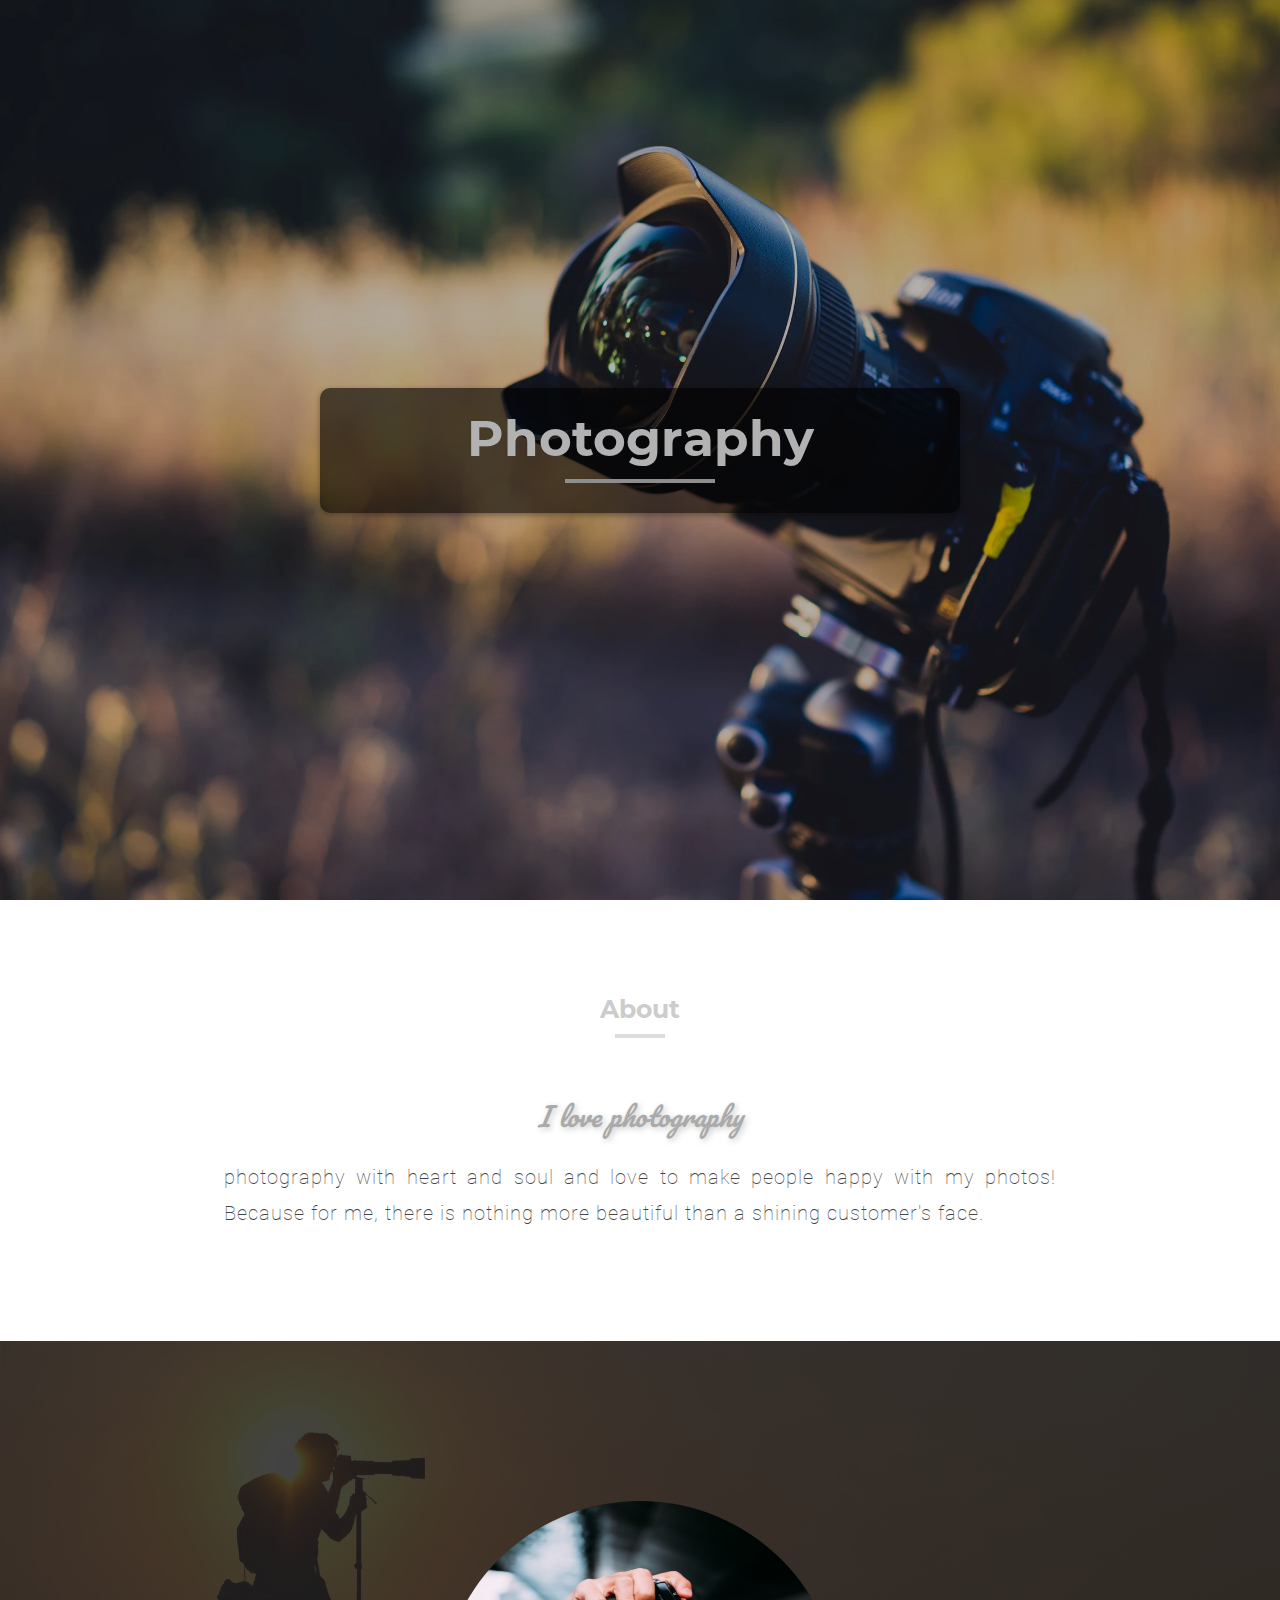
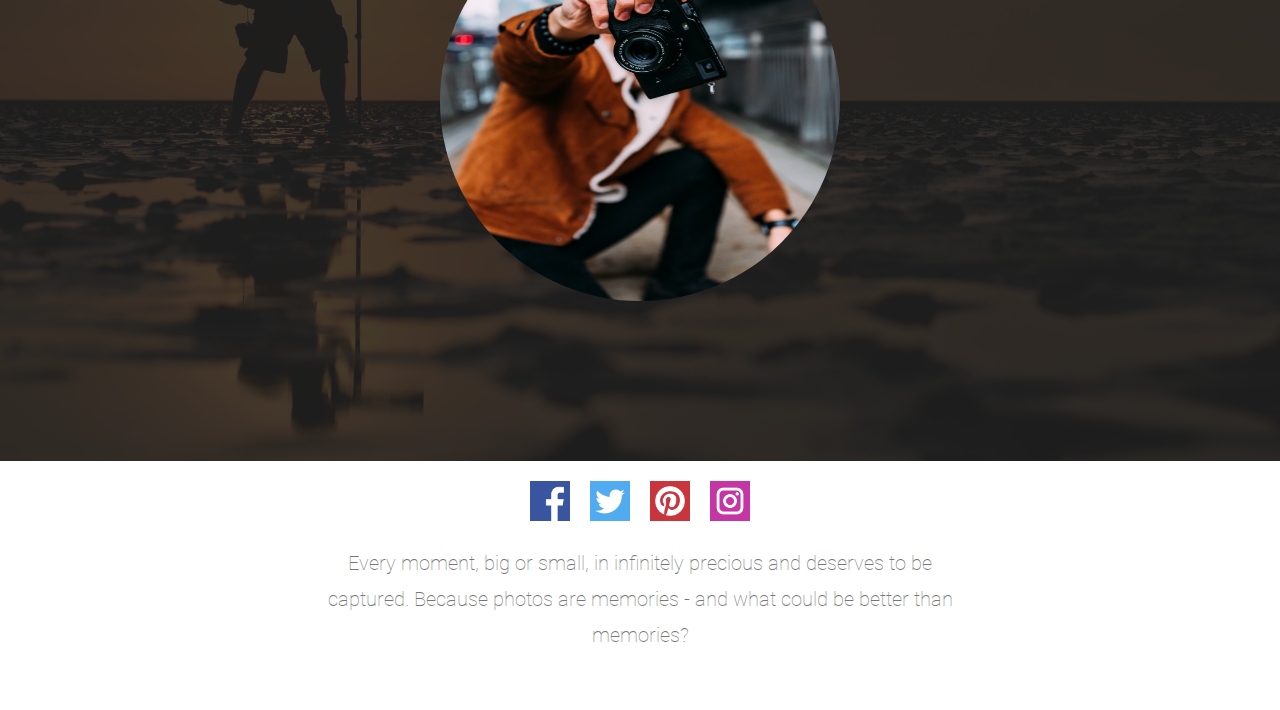
<file: index.html>
<!DOCTYPE html>
<html lang="en">
<head>
  <title>ABOUT </title>
  <meta charset="utf-8">
  <meta name="viewport" content="width=device-width, initial-scale=1">
  <meta name="author" content="Elias Abdurrahman">
  <link rel="stylesheet" href="css/style.css">
  <link rel="icon" href="logo.png">
</head>
<body id="body">
  <div class="container">
    <nav class="main-nav" id="mainNav">
      <div class="nav-logo">
        <!-- <h2><a href="#">< YOUR LOGO ></a></h2> -->
        <div class="img-logo">
          <a href="index.html">
            <img src="img/logo.png" alt="Logo">
          </a>
         </div>
         <img src="img/svg/menu.svg" id="mainMenu" alt="Menu">
      </div>
      <ul class="nav-links" id="mainLink">
        <li class="active"><a href="index.html">About</a></li>
        <li><a href="portfolio.html">Portfolio</a></li>
        <li><a href="contact.html">Contact</a></li>
      </ul>
    </nav>

    <header class="main-banner-about">
       <div class="overl"></div>
       <div class="title">
         <h1>Photography</h1> <hr class="hr">
       </div>
    </header>
    <!-- About  Link-->
    <div id="about"></div><br>
    <section class="main-section-about">
      <h5 class="title-txt">About <hr></h5>
      <div class="about-me">
         <div class="about">
            <h1>I love photography</h1>
            <p>photography with heart and soul and love to make people happy with my photos!
            Because for me, there is nothing more beautiful than a shining customer's face.          </p>
         </div>

         <div class="info">
            <div class="about-info">
              <div class="my-image"></div>
              <img src="img/p3.jpg" alt="Me" class="me">
            </div>
            
            <div class="social">
             <a href="">
               <img src="img/social/facebook.png">
             </a>
              <a href="">
               <img src="img/social/twitter.png">
             </a>
             <a href="">
               <img src="img/social/pinterest.png">
              </a>
             <a href="">
               <img src="img/social/instagram.png">
              </a>
            </div>
            <p>Every moment, big or small, in infinitely precious and deserves to be captured. Because photos are memories - and what could be better than memories?</p>
         </div>
       </div><br><br><br>
  <script src="js/jquery.min.js"></script>
  <script src="js/app.js"></script>
</body>
</html>
</file>
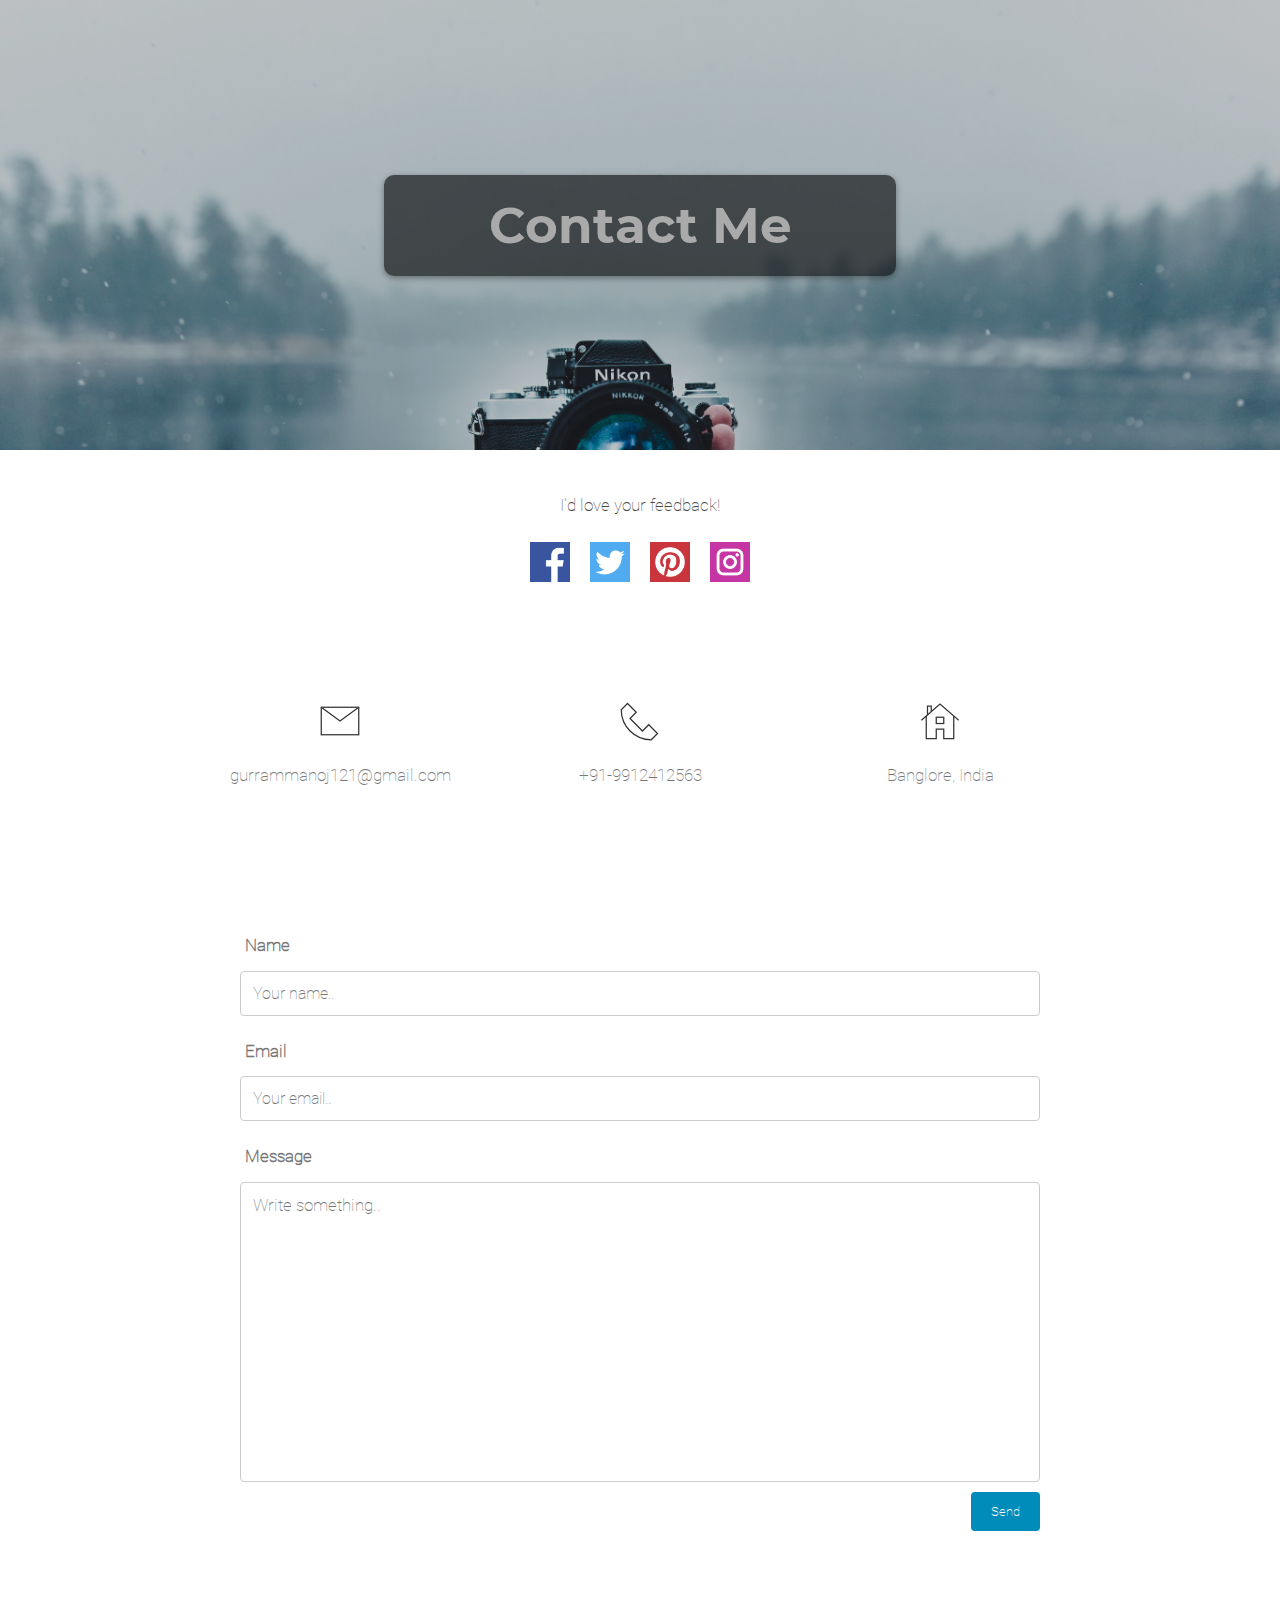
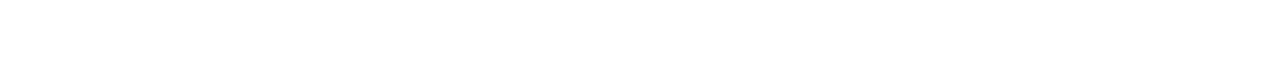
<file: contact.html>
<!DOCTYPE html>
<html lang="en">
<head>
  <title>Contact Me</title>
  <meta charset="utf-8">
  <meta name="viewport" content="width=device-width, initial-scale=1">
  <meta name="author" content="Elias Abdurrahman">
  <link rel="stylesheet" href="css/style.css">
  <link rel="icon" href="logo.png">
</head>
<body id="body">
  <div class="container">
    <nav class="main-nav" id="mainNav">
      <div class="nav-logo">
        <!-- <h2><a href="#">< YOUR LOGO ></a></h2> -->
        <div class="img-logo">
          <a href="index.html">
            <img src="img/logo.png" alt="Logo">
          </a>
         </div>
         <img src="img/svg/menu.svg" id="mainMenu" alt="Menu">
      </div>
      <ul class="nav-links" id="mainLink">
        <li><a href="index.html">About</a></li>
        <li><a href="portfolio.html">Portfolio</a></li>
        <li class="active"><a href="contact.html">Contact</a></li>
      </ul>
    </nav>

    <header class="main-banner-contact">
       <div class="overl"></div>
       <div class="title">
         <h1>Contact Me</h1>
       </div>
    </header>
    <!-- About  Link-->
    <div id="about"></div><br>
    <section class="main-section">
      <!-- Contact -->
      <div id="contact"></div><br>
       <p class="p-desc">
          I'd love your feedback!
       </p>
        <div class="social">
           <a href="">
               <img src="img/social/facebook.png">
             </a>
              <a href="">
               <img src="img/social/twitter.png">
             </a>
             <a href="">
               <img src="img/social/pinterest.png">
              </a>
             <a href="">
               <img src="img/social/instagram.png">
              </a>
          </div>
       <div class="contact">
         <div class="address">
           <div class="address-link">
             <img src="img/svg/email.svg">
             <h3 title="My Email">gurrammanoj121@gmail.com</h3>
           </div>
           <div class="address-link">
             <img src="img/svg/phone.svg">
             <h3>+91-9912412563</h3>
           </div>
           <div class="address-link">
             <img src="img/svg/home.svg">
             <h3>Banglore, India</h3>
           </div>
         </div>
         <div class="form">
           <form action="" method="POST">
              <div class="row">
                  <label for="fname">Name</label>
                  <input type="text" placeholder="Your name..">
              </div>
              <div class="row">
                  <label for="lname">Email</label>
                  <input type="text"  placeholder="Your email..">
              </div>
              <div class="row">
                  <label for="subject">Message</label>
                  <textarea name="subject" placeholder="Write something.."></textarea>
              </div>
              <div class="row">
                <button type="submit">Send</button>
              </div>
            </form>
         </div>
       </div>
    </section>
  
  <script src="js/jquery.min.js"></script>
  <script src="js/app.js"></script>
</body>
</html>
</file>
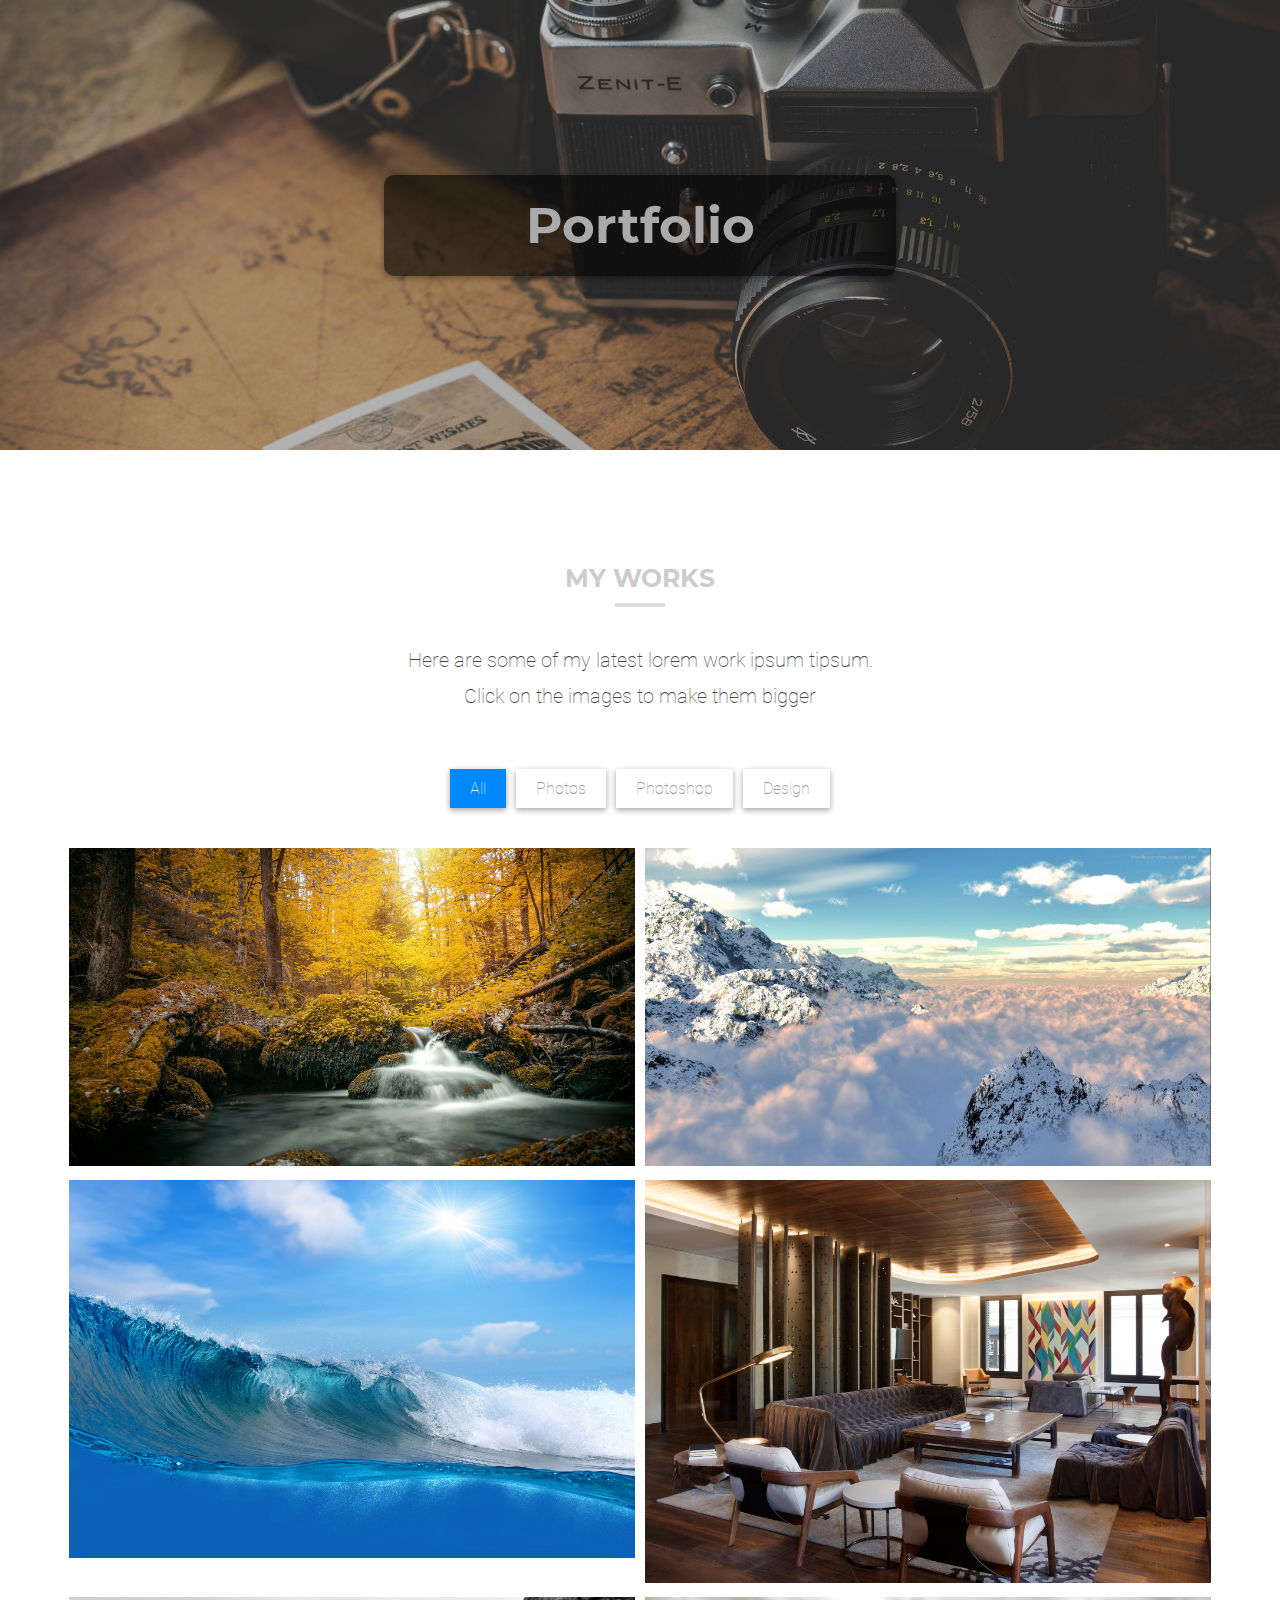
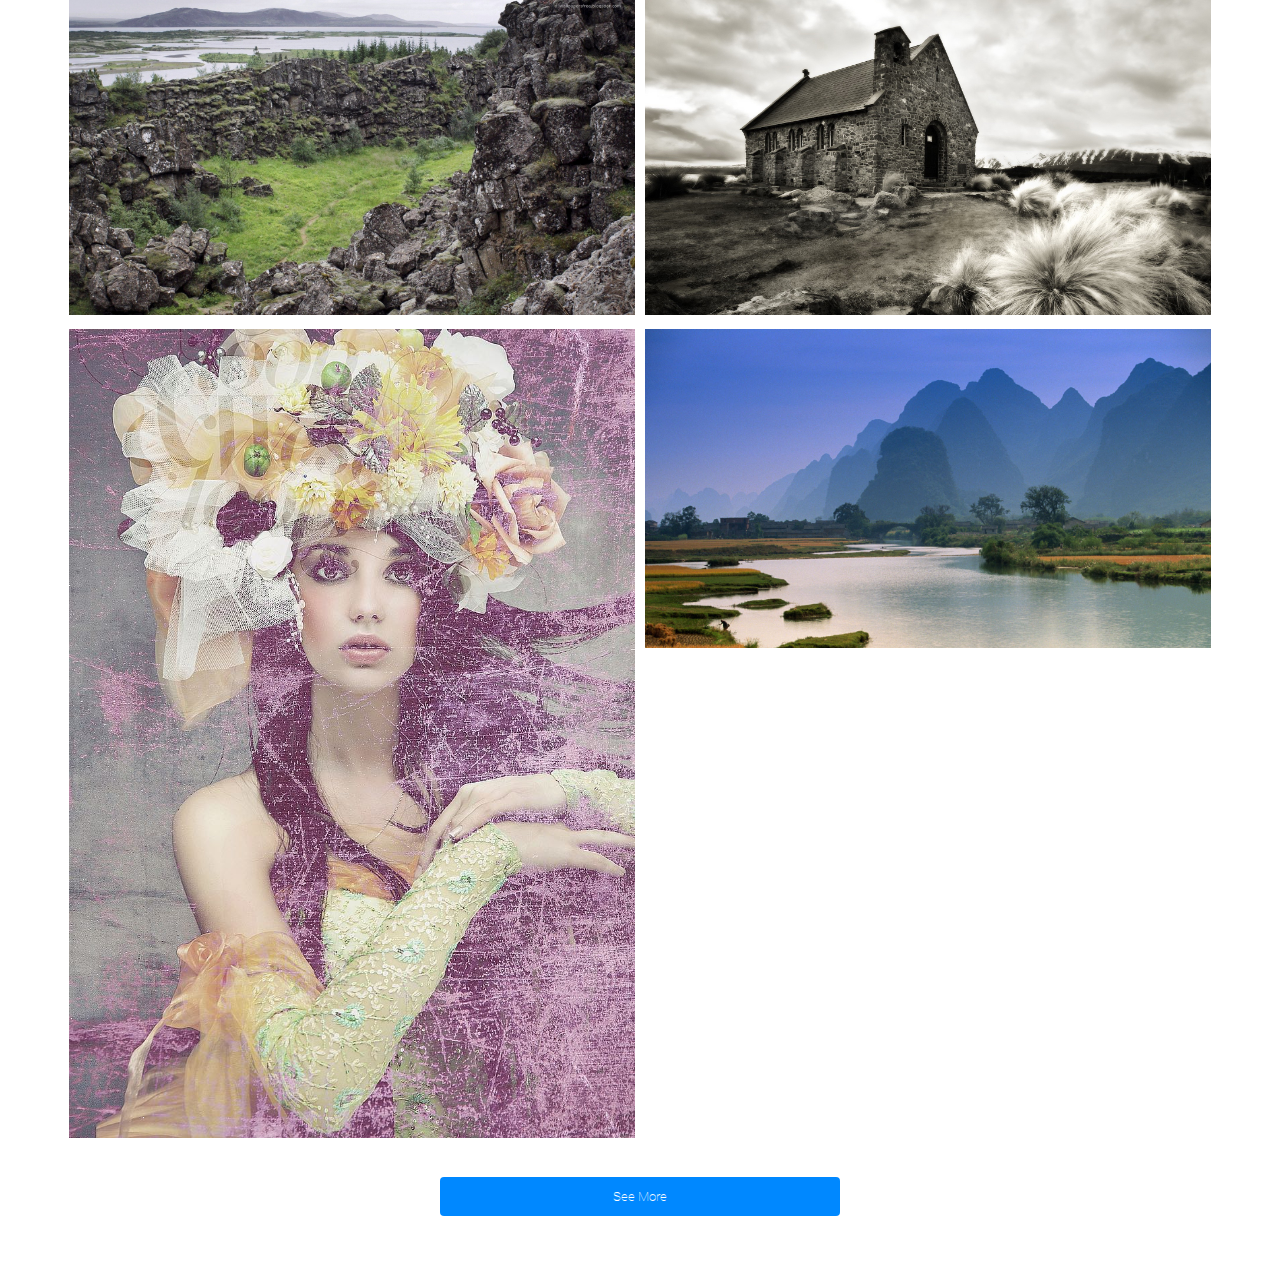
<file: portfolio.html>
<!DOCTYPE html>
<html lang="en">
<head>
  <title>Portfolio</title>
  <meta charset="utf-8">
  <meta name="viewport" content="width=device-width, initial-scale=1">
  <meta name="author" content="Elias Abdurrahman">
  <link rel="stylesheet" href="css/simpleLightbox.css">
  <link rel="stylesheet" href="css/style.css">
  <link rel="icon" href="logo.jpg">
</head>
<body id="body">
  <div class="container">
    <nav class="main-nav" id="mainNav">
      <div class="nav-logo">
        <!-- <h2><a href="#">< YOUR LOGO ></a></h2> -->
        <div class="img-logo">
          <a href="index.html">
            <img src="img/logo.png" alt="Logo">
          </a>
         </div>
         <img src="img/svg/menu.svg" id="mainMenu" alt="Menu">
      </div>
      <ul class="nav-links" id="mainLink">
        <li><a href="index.html">About</a></li>
        <li class="active"><a href="portfolio.html">Portfolio</a></li>
        <li><a href="contact.html">Contact</a></li>
      </ul>
    </nav>

    <header class="main-banner-pot">
       <div class="overl"></div>
       <div class="title">
         <h1>Portfolio</h1>
       </div>
    </header>
    <div id="about"></div><br>
    <section class="main-section-pot">
        <div id="portfolio"></div><br>
        <h5 class="title-txt">MY WORKS <hr></h5>
        <p class="p-desc">
          Here are some of my latest lorem work ipsum tipsum.
          Click on the images to make them bigger
        </p>

       <div class="portfolio">
           <ul class="portfolio-filter">
             <li class="pot-filter active-pf">All</li>
             <li class="pot-filter">Photos</li>
             <li class="pot-filter">Photoshop</li>
             <li class="pot-filter">Design</li>
           </ul>

          <div class="gallery" id="galleryOne">
          </div>
          
         <button class="button-see-more" id="seeMore1">See More</button>
       </div><br>

    </section>
  
  </div>
  <script src="js/jquery.min.js"></script>
  <script src="js/simpleLightbox.min.js"></script>
  <script src="js/app.js"></script>
  <script src="js/data.js"></script>
  <script src="js/gallary.js"></script>
</body>
</html>
</file>
<file: css/style.css>
* {
  padding: 0px;
  margin: 0px;
  -webkit-box-sizing: border-box;
  box-sizing: border-box;
}

body {
  padding: 0px;
  margin: 0px;
  font-family: 'Roboto', sans-serif;
}

@font-face {
  font-family: "Montserrat";
  src: url("../fonts/custom/Montserrat-Bold.ttf");
}

@font-face {
  font-family: "Pacifico";
  src: url("../fonts/custom/Pacifico-Regular.ttf");
}

@font-face {
  font-family: "Roboto";
  src: url("../fonts/custom/Roboto-Thin.ttf");
}


.main-nav {
  display: none;
  width: 100%;
  position: fixed;
  top: 0px;
  background: transparent;
  color: #eee;
  z-index: 100;
}

.main-nav .nav-logo {
  display: -webkit-box;
  display: -ms-flexbox;
  display: flex;
  -webkit-box-align: center;
  -ms-flex-align: center;
  align-items: center;
}

@media (min-width: 992px) {
  .main-nav .nav-logo {
    margin-left: 140px;
  }
}

.main-nav .nav-logo .img-logo {
  -webkit-box-flex: 1;
  -ms-flex: 1;
  flex: 1;
  padding: 5px;
  padding-left: 15px;
}

.main-nav .nav-logo .img-logo img {
  width: 40px;
  max-height: 40px;
}

@media (min-width: 992px) {
  .main-nav .nav-logo .img-logo {
    padding-left: 5px;
  }
}

.main-nav .nav-logo h2 {
  -webkit-box-flex: 1;
  -ms-flex: 1;
  flex: 1;
  padding: 15px;
}

.main-nav .nav-logo h2 a {
  font-size: 20px;
  font-family: 'Roboto', sans-serif;
  text-decoration: none;
  font-weight: 100;
  color: #555;
}

.main-nav .nav-logo h2 a:hover {
  color: #0088FF;
}

@media (min-width: 992px) {
  .main-nav .nav-logo h2 a {
    font-size: 25px;
    color: #ccc;
  }
}

.main-nav .nav-logo #mainMenu {
  width: 30px;
  height: 30px;
  margin: 0px 10px;
  display: block;
  cursor: pointer;
}

.main-nav .nav-logo #mainMenu:hover {
  opacity: .3;
}

@media (min-width: 768px) {
  .main-nav .nav-logo #mainMenu {
    display: none;
  }
}

@media (min-width: 768px) {
  .main-nav .nav-logo {
    float: left;
  }
}

.main-nav .nav-links {
  background: #fff;
  display: none;
  border-top: 1px solid #eee;
}

@media (min-width: 992px) {
  .main-nav .nav-links {
    margin-right: 100px;
  }
}

.main-nav .nav-links li {
  list-style: none;
  text-align: center;
}

.main-nav .nav-links li a {
  display: block;
  padding: 17px;
  text-decoration: none;
  font-family: 'Montserrat', sans-serif;
  color: #888;
  font-size: 13px;
  text-transform: uppercase;
  font-weight: 400;
}

.main-nav .nav-links li a:hover {
  color: #0088FF;
}

@media (min-width: 768px) {
  .main-nav .nav-links li a {
    display: inline-block;
    color: #888;
  }
}

@media (min-width: 768px) {
  .main-nav .nav-links li {
    -webkit-box-sizing: border-box;
    box-sizing: border-box;
    display: inline-block;
  }
}

@media (min-width: 768px) {
  .main-nav .nav-links {
        display: inline-block;
    background: transparent;
  }
}

.main-nav .active a {
  color: #0088FF !important;
}

.on-scroll {
  background: #fff !important;
  -webkit-box-shadow: 0 2px 5px 0 rgba(0, 0, 0, 0.2), 0 2px 7px 0 rgba(0, 0, 0, 0.19);
  box-shadow: 0 2px 5px 0 rgba(0, 0, 0, 0.2), 0 2px 7px 0 rgba(0, 0, 0, 0.19);
}

.on-scroll .nav-logo h2 a {
  color: #333;
}

.on-scroll .nav-logo i {
  color: #333;
}

.main-banner-about {
  display: -webkit-box;
  display: -ms-flexbox;
  display: flex;
  -webkit-box-pack: center;
  -ms-flex-pack: center;
  justify-content: center;
  -webkit-box-orient: vertical;
  -webkit-box-direction: normal;
  -ms-flex-direction: column;
  flex-direction: column;
  -webkit-box-align: center;
  -ms-flex-align: center;
  align-items: center;
  background: url("../img/p.jpg") #1D1D1D;
  background-size: cover;
  background-position: center;
  max-height: 400px;
  height: 100vh;
  position: relative;
}

@media (min-width: 768px) {
  .main-banner-about {
    max-height: none;
    background-attachment: fixed;
  }
}

.main-banner-about .title {
  background: rgba(0, 0, 0, 0.6);
  padding: 20px 30px;
  -webkit-box-shadow: 0 2px 5px 0 rgba(0, 0, 0, 0.2), 0 2px 7px 0 rgba(0, 0, 0, 0.19);
  box-shadow: 0 2px 5px 0 rgba(0, 0, 0, 0.2), 0 2px 7px 0 rgba(0, 0, 0, 0.19);
  border-radius: 10px;
  width: 90%;
}

@media (min-width: 768px) {
  .main-banner-about .title {
    width: 60%;
  }
}

@media (min-width: 992px) {
  .main-banner-about .title {
    width: 50%;
  }
}

.main-banner-about .title hr {
  border: 2px solid #ccc;
  width: 150px;
  margin: 10px auto;
}

.main-banner-about h1 {
  font-family: 'Montserrat', sans-serif;
  color: #fff;
  font-size: 30px;
  text-align: center;
  font-weight: 700;
}

@media (min-width: 768px) {
  .main-banner-about h1 {
    font-size: 50px;
  }
}

.main-banner-about h2 {
  font-family: 'Pacifico', cursive;
  color: #ccc;
  text-align: center;
  font-size: 22px;
  font-weight: 300;
}

@media (min-width: 768px) {
  .main-banner-about h2 {
    font-size: 26px;
  }
}

.main-banner-about .overl {
  position: absolute;
  left: 0;
  right: 0;
  bottom: 0;
  width: 100%;
  height: 100%;
  background: #000;
  opacity: .3;
}

.main-section-about::after {
  content: "";
  clear: both;
  display: block;
}

.main-section-about .title-txt {
  margin-top: 10px;
  font-family: 'Montserrat', sans-serif;
  color: #ccc;
  font-size: 25px;
  text-align: center;
  padding: 15px;
  margin-top: 60px;
  font-weight: 700px;
}

.main-section-about .title-txt hr {
  border: 2px solid #ddd;
  width: 50px;
  margin: 10px auto;
}

.main-section-about .about {
  padding: 20px 0px;
  padding-bottom: 100px;
}

.main-section-about .about h1 {
  font-family: 'Pacifico', cursive;
  text-shadow: 2px 2px 6px #ccc;
  color: #aaa;
  font-size: 26px;
  text-align: center;
  font-style: italic;
  width: 90%;
  margin: 0px auto;
  padding: 10px 5px;
  font-weight: 100;
}

.main-section-about .about p {
  width: 90%;
  margin: 0px auto;
  font-size: 20px;
  line-height: 1.8em;
  font-family: 'Roboto', sans-serif;
  color: #444;
  padding: 10px 5%;
  font-weight: 100;
}

@media (min-width: 768px) {
  .main-section-about .about p {
    text-align: justify;
    letter-spacing: 1px;
  }
}

@media (min-width: 992px) {
  .main-section-about .about p {
    width: 75%;
  }
}

.main-section-about .info .about-info {
  width: 100%;
  background: #222;
  position: relative;
}

.main-section-about .info .my-image {
  background: url("../img/p1.jpg") #eee;
  background-size: cover;
  background-position: center;
  width: 100%;
  min-height: 400px;
  opacity: 1;
}

@media (min-width: 768px) {
  .main-section-about .info .my-image {
    max-height: none;
    height: 70vh;
  }
}

@media (min-width: 992px) {
  .main-section-about .info .my-image {
    opacity: .15;
    max-height: none;
    height: 80vh;
  }
}

.main-section-about .info .me {
  display: none;
  width: 400px;
  height: 400px;
  position: absolute;
  top: 50%;
  left: 50%;
  -webkit-transform: translate(-50%, -50%);
  -ms-transform: translate(-50%, -50%);
  transform: translate(-50%, -50%);
  border-radius: 50%;
}

@media (min-width: 992px) {
  .main-section-about .info .me {
    display: block;
  }
}

.main-section-about .info h1 {
  font-family: 'Montserrat', sans-serif;
  color: #888;
  font-size: 36px;
  font-weight: 700;
  text-align: center;
  padding: 20px 5px;
}

.main-section-about .info p {
  text-align: center;
  width: 90%;
  margin: 0px auto;
  font-size: 20px;
  line-height: 1.8em;
  font-family: 'Roboto', sans-serif;
  color: #777;
  padding: 0px 5%;
}

@media (min-width: 768px) {
  .main-section-about .info p {
    width: 760px;
  }
}

.main-section-about .info .social {
  display: -webkit-box;
  display: -ms-flexbox;
  display: flex;
  -webkit-box-pack: center;
  -ms-flex-pack: center;
  justify-content: center;
  margin: 20px 0px;
}

.main-section-about .info .social a {
  display: block;
  text-decoration: none;
  margin: 0px 10px;
  background: #fff;
}

.main-section-about .info .social a img {
  width: 40px;
}

.main-section-about .info .social a:hover {
  opacity: .7;
  -webkit-transform: scale(1.1);
  -ms-transform: scale(1.1);
  transform: scale(1.1);
}

.main-section-about .list {
  display: -webkit-box;
  display: -ms-flexbox;
  display: flex;
  -webkit-box-orient: vertical;
  -webkit-box-direction: normal;
  -ms-flex-direction: column;
  flex-direction: column;
}

.main-section-about .list .list-item {
  margin: 20px 0px;
}

@media (min-width: 992px) {
  .main-section-about .list .list-item {
    width: 80%;
    margin: 20px auto;
  }
}

.main-section-about .list .list-item h2 {
  color: #555;
  padding: 10px 0px;
  width: 90%;
  margin: 0px auto;
  font-family: 'Roboto', sans-serif;
  font-weight: 100;
  letter-spacing: 8px;
  font-size: 17px;
  font-weight: 200;
}

.main-section-about .list .list-item .progress-bar {
  width: 90%;
  height: 30px;
  background: #F1F1F1;
  margin: 0px auto;
}

.main-section-about .list .list-item .progress-bar .progress-val {
  background: #777;
  height: 100%;
  line-height: 30px;
  text-align: center;
  color: #eee;
  font-family: 'Roboto', sans-serif;
  font-weight: 300;
}

.main-section-about .list .list-item .progress-bar .pv-25 {
  width: 25%;
}

.main-section-about .list .list-item .progress-bar .pv-50 {
  width: 50%;
}

.main-section-about .list .list-item .progress-bar .pv-75 {
  width: 75%;
}

.main-section-about .list .list-item .progress-bar .pv-80 {
  width: 80%;
}

.main-section-about .list .list-item .progress-bar .pv-85 {
  width: 85%;
}

.main-section-about .list .list-item .progress-bar .pv-90 {
  width: 90%;
}

.main-section-about .list .list-item .progress-bar .pv-95 {
  width: 95%;
}

.main-section-about .list .list-item .progress-bar .pv-99 {
  width: 99%;
}

.main-section-about .list-two {
  background: url("../img/p3.jpg") #1D1D1D;
  background-size: cover;
  background-position: center;
  width: 100%;
  min-height: 400px;
  padding: 10px 0px;
  margin: 40px 0px;
}

@media (min-width: 768px) {
  .main-section-about .list-two {
    max-height: none;
    height: 50vh;
    display: -webkit-box;
    display: -ms-flexbox;
    display: flex;
    -ms-flex-wrap: wrap;
    flex-wrap: wrap;
    -webkit-box-pack: center;
    -ms-flex-pack: center;
    justify-content: center;
    -webkit-box-align: center;
    -ms-flex-align: center;
    align-items: center;
    background-attachment: fixed;
  }
}

.main-section-about .list-two .list-item {
  background: rgba(0, 0, 0, 0.7);
  text-align: center;
  width: 200px;
  height: 100px;
  margin: 60px auto;
  display: -webkit-box;
  display: -ms-flexbox;
  display: flex;
  -webkit-box-pack: center;
  -ms-flex-pack: center;
  justify-content: center;
  -webkit-box-align: center;
  -ms-flex-align: center;
  align-items: center;
  -webkit-box-orient: vertical;
  -webkit-box-direction: normal;
  -ms-flex-direction: column;
  flex-direction: column;
}

@media (min-width: 768px) {
  .main-section-about .list-two .list-item {
    width: 30%;
    margin: 5% 10%;
  }
}

@media (min-width: 992px) {
  .main-section-about .list-two .list-item {
    width: 200px;
    margin: 20px;
  }
}

.main-section-about .list-two .list-item h6 {
  color: #fff;
  font-family: 'Roboto', sans-serif;
  font-weight: 100;
  letter-spacing: 8px;
  font-size: 20px;
}

.main-section-about .list-two .list-item h4 {
  color: #ccc;
  font-family: 'Roboto', sans-serif;
  font-weight: 400;
  font-size: 20px;
  padding: 10px 0px;
}

.some-margin {
  margin-top: 150px;
}

.main-banner-contact {
  display: -webkit-box;
  display: -ms-flexbox;
  display: flex;
  -webkit-box-pack: center;
  -ms-flex-pack: center;
  justify-content: center;
  -webkit-box-orient: vertical;
  -webkit-box-direction: normal;
  -ms-flex-direction: column;
  flex-direction: column;
  -webkit-box-align: center;
  -ms-flex-align: center;
  align-items: center;
  background: url("../img/contact-bg-1.jpg") #1D1D1D;
  background-size: cover;
  background-position: bottom;
  max-height: 400px;
  height: 50vh;
  position: relative;
}

@media (min-width: 768px) {
  .main-banner-contact {
    max-height: none;
    background-attachment: fixed;
  }
}

.main-banner-contact .title {
  background: rgba(0, 0, 0, 0.6);
  padding: 20px 30px;
  -webkit-box-shadow: 0 2px 5px 0 rgba(0, 0, 0, 0.2), 0 2px 7px 0 rgba(0, 0, 0, 0.19);
  box-shadow: 0 2px 5px 0 rgba(0, 0, 0, 0.2), 0 2px 7px 0 rgba(0, 0, 0, 0.19);
  border-radius: 10px;
  z-index: 2;
  width: 90%;
}

@media (min-width: 768px) {
  .main-banner-contact .title {
    width: 60%;
  }
}

@media (min-width: 992px) {
  .main-banner-contact .title {
    width: 40%;
  }
}

.main-banner-contact .title hr {
  border: 2px solid #ccc;
  width: 150px;
  margin: 10px auto;
}

.main-banner-contact h1 {
  font-family: 'Montserrat', sans-serif;
  color: #aaa;
  text-align: center;
  font-weight: 400;
  font-size: 40px;
}

@media (min-width: 768px) {
  .main-banner-contact h1 {
    font-size: 50px;
    font-weight: 700;
  }
}

.main-banner-contact .overl {
  position: absolute;
  left: 0;
  right: 0;
  bottom: 0;
  width: 100%;
  height: 100%;
  background: #000;
  opacity: .2;
}

.main-section .p-desc {
  color: #444;
  text-align: center;
  font-size: 17px;
  line-height: 2em;
  font-family: 'Roboto', sans-serif;
  font-weight: 200;
  padding: 0px 5%;
}

.main-section .contact {
  width: 90%;
  margin: 40px auto;
}

.main-section .contact .address {
  display: -webkit-box;
  display: -ms-flexbox;
  display: flex;
  text-align: center;
  -webkit-box-orient: vertical;
  -webkit-box-direction: normal;
  -ms-flex-direction: column;
  flex-direction: column;
  margin: 100px 0px;
}

@media (min-width: 992px) {
  .main-section .contact .address {
    -webkit-box-orient: horizontal;
    -webkit-box-direction: normal;
    -ms-flex-direction: row;
    flex-direction: row;
    -webkit-box-pack: center;
    -ms-flex-pack: center;
    justify-content: center;
    -webkit-box-align: center;
    -ms-flex-align: center;
    align-items: center;
  }
}

.main-section .contact .address .address-link {
  margin: 15px 0px;
}

@media (min-width: 992px) {
  .main-section .contact .address .address-link {
    width: 300px;
  }
}

.main-section .contact .address .address-link img {
  width: 40px;
}

.main-section .contact .address .address-link h3 {
  font-family: 'Roboto', sans-serif;
  font-weight: 300;
  color: #777;
  font-size: 17px;
  text-align: center;
  padding: 20px 5px;
}

.main-section .contact form {
  display: block;
  margin-bottom: 200px;
}

@media (min-width: 992px) {
  .main-section .contact form {
    width: 800px;
    margin: 60px auto;
    margin-bottom: 200px;
  }
}

.main-section .contact .row {
  margin: 10px 0px;
}

.main-section .contact .row input {
  display: block;
  width: 100%;
  padding: 12px;
  border: 1px solid #ccc;
  border-radius: 4px;
  font-size: 16px;
  color: #888;
  outline-color: #000;
  font-family: 'Roboto', sans-serif;
  font-weight: 300;
}

.main-section .contact .row textarea {
  display: block;
  width: 100%;
  height: 300px;
  padding: 12px;
  border: 1px solid #ccc;
  border-radius: 4px;
  resize: none;
  font-size: 17px;
  color: #888;
  outline-color: #000;
  font-family: 'Roboto', sans-serif;
  font-weight: 300;
}

.main-section .contact .row label {
  display: block;
  font-size: 17px;
  line-height: 1.8em;
  font-family: 'Roboto', sans-serif;
  font-weight: 300;
  text-align: justify;
  color: #777;
  padding: 10px 5px;
  font-weight: bold;
}

.main-section .contact .row button {
  background-color: #008CBA;
  color: white;
  padding: 12px 20px;
  border: none;
  border-radius: 4px;
  cursor: pointer;
  float: right;
  font-family: 'Roboto', sans-serif;
  font-weight: 300;
}

.main-section .contact .row button:hover {
  opacity: .7;
}

.main-section .social {
  display: -webkit-box;
  display: -ms-flexbox;
  display: flex;
  -webkit-box-pack: center;
  -ms-flex-pack: center;
  justify-content: center;
  margin: 20px 0px;
}

.main-section .social a {
  display: block;
  text-decoration: none;
  margin: 0px 10px;
}

.main-section .social a img {
  width: 40px;
}

.main-section .social a:hover {
  opacity: .7;
  -webkit-transform: scale(1.1);
  -ms-transform: scale(1.1);
  transform: scale(1.1);
}

.main-banner-pot {
  display: -webkit-box;
  display: -ms-flexbox;
  display: flex;
  -webkit-box-pack: center;
  -ms-flex-pack: center;
  justify-content: center;
  -webkit-box-orient: vertical;
  -webkit-box-direction: normal;
  -ms-flex-direction: column;
  flex-direction: column;
  -webkit-box-align: center;
  -ms-flex-align: center;
  align-items: center;
  background: url("../img/portp-bg-1.jpg") #1D1D1D;
  background-size: cover;
  background-position: bottom;
  max-height: 400px;
  height: 50vh;
  position: relative;
}

@media (min-width: 768px) {
  .main-banner-pot {
    max-height: none;
    background-attachment: fixed;
  }
}

.main-banner-pot .title {
  background: rgba(0, 0, 0, 0.6);
  padding: 20px 30px;
  -webkit-box-shadow: 0 2px 5px 0 rgba(0, 0, 0, 0.2), 0 2px 7px 0 rgba(0, 0, 0, 0.19);
  box-shadow: 0 2px 5px 0 rgba(0, 0, 0, 0.2), 0 2px 7px 0 rgba(0, 0, 0, 0.19);
  border-radius: 10px;
  z-index: 2;
  width: 90%;
}

@media (min-width: 768px) {
  .main-banner-pot .title {
    width: 60%;
  }
}

@media (min-width: 992px) {
  .main-banner-pot .title {
    width: 40%;
  }
}

.main-banner-pot .title hr {
  border: 2px solid #ccc;
  width: 150px;
  margin: 10px auto;
}

.main-banner-pot h1 {
  font-family: 'Montserrat', sans-serif;
  color: #aaa;
  text-align: center;
  font-weight: 400;
  font-size: 40px;
}

@media (min-width: 768px) {
  .main-banner-pot h1 {
    font-size: 50px;
    font-weight: 700;
  }
}

.main-banner-pot .overl {
  position: absolute;
  left: 0;
  right: 0;
  bottom: 0;
  width: 100%;
  height: 100%;
  background: #000;
  opacity: .2;
}

.main-section-pot::after {
  content: "";
  clear: both;
  display: block;
}

.main-section-pot .title-txt {
  margin-top: 10px;
  font-family: 'Montserrat', sans-serif;
  color: #ccc;
  font-size: 25px;
  text-align: center;
  padding: 15px;
  margin-top: 60px;
  font-weight: 700px;
}

.main-section-pot .title-txt hr {
  border: 2px solid #ddd;
  width: 50px;
  margin: 10px auto;
}

.main-section-pot .p-desc {
  width: 90%;
  margin: 0px auto;
  font-size: 20px;
  line-height: 1.8em;
  font-family: 'Roboto', sans-serif;
  color: #444;
  padding: 10px 5%;
  font-weight: 100;
  text-align: center;
}

@media (min-width: 768px) {
  .main-section-pot .p-desc {
    width: 600px;
  }
}

.main-section-pot .info .my-image {
  background: url("../img/p.jpg") #1D1D1D;
  background-size: cover;
  background-position: center;
  width: 100%;
  min-height: 400px;
}

@media (min-width: 768px) {
  .main-section-pot .info .my-image {
    max-height: none;
    height: 50vh;
    background-attachment: fixed;
  }
}

@media (min-width: 992px) {
  .main-section-pot .info .my-image {
    max-height: none;
    height: 80vh;
  }
}

.main-section-pot .portfolio {
  width: 90%;
  margin: 40px auto;
}

.main-section-pot .portfolio .portfolio-filter {
  display: -webkit-box;
  display: -ms-flexbox;
  display: flex;
  -ms-flex-wrap: wrap;
  flex-wrap: wrap;
  -webkit-box-pack: center;
  -ms-flex-pack: center;
  justify-content: center;
  margin: 30px 0px;
}

.main-section-pot .portfolio .portfolio-filter li {
  margin: 5px;
  list-style: none;
  padding: 10px 20px;
  -webkit-box-shadow: 0 2px 5px 0 rgba(0, 0, 0, 0.2), 0 2px 7px 0 rgba(0, 0, 0, 0.19);
  box-shadow: 0 2px 5px 0 rgba(0, 0, 0, 0.2), 0 2px 7px 0 rgba(0, 0, 0, 0.19);
  font-family: 'Roboto', sans-serif;
  font-weight: 300;
  color: #999;
  cursor: pointer;
  -webkit-transition: background 500ms;
  -o-transition: background 500ms;
  transition: background 500ms;
}

.main-section-pot .portfolio .portfolio-filter li:hover {
  background: #0088FF;
  color: #fff;
}

.main-section-pot .portfolio .portfolio-filter .active-pf {
  background: #0088FF;
  color: #fff;
}

.main-section-pot .portfolio .button-see-more {
  display: block;
  width: 100%;
  background-color: #0088FF;
  color: #fff;
  padding: 12px 20px;
  margin: 20px 0px;
  border: none;
  outline: none;
  border-radius: 4px;
  font-family: 'Roboto', sans-serif;
  font-weight: 300;
  cursor: pointer;
  outline-color: #555;
  -webkit-transition: opacity 500ms;
  -o-transition: opacity 500ms;
  transition: opacity 500ms;
}

@media (min-width: 992px) {
  .main-section-pot .portfolio .button-see-more {
    width: 400px;
    margin: 30px auto;
  }
}

.main-section-pot .portfolio .button-see-more:hover {
  opacity: .7;
}

.gallery {
  display: -webkit-box;
  display: -ms-flexbox;
  display: flex;
  -ms-flex-wrap: wrap;
  flex-wrap: wrap;
  min-height: 300px;
}

.gallery a {
  display: block;
  -ms-flex-preferred-size: 100%;
  flex-basis: 100%;
  padding: 5px;
}

@media (min-width: 768px) {
  .gallery a {
    -ms-flex-preferred-size: 50%;
    flex-basis: 50%;
  }
}

.gallery a img {
  width: 100%;
}

/*for links*/
.slbCaption {
  font-family: Verdana, sans-serif;
  font-size: 20px;
  padding: 15px;
  font-weight: 100;
}

.slbCaption a {
  text-decoration: none;
  color: #eee;
  font-family: Verdana, sans-serif;
  font-size: 20px;
  font-weight: 100;
  cursor: pointer;
}

.slbCaption a:hover {
  color: #0088FF;
}

.main-footer {
  margin-top: 100px;
  width: 100%;
  background: #333;
  padding: 15px;
}

.main-footer h4 {
  text-align: center;
  color: #aaa;
  font-family: 'Roboto', sans-serif;
  font-weight: 200;
}
</file>
<file: css/simpleLightbox.css>
.slbOverlay, .slbWrapOuter, .slbWrap {
  position: fixed;
  top: 0;
  right: 0;
  bottom: 0;
  left: 0;
}

.slbOverlay {
  overflow: hidden;
  z-index: 2000;
  background-color: #000;
  opacity: 0.7;
  -webkit-animation: slbOverlay 0.5s;
  -moz-animation: slbOverlay 0.5s;
  animation: slbOverlay 0.5s;
}

.slbWrapOuter {
  overflow-x: hidden;
  overflow-y: auto;
  z-index: 2010;
}

.slbWrap {
  position: absolute;
  text-align: center;
}

.slbWrap:before {
  content: "";
  display: inline-block;
  height: 100%;
  vertical-align: middle;
}

.slbContentOuter {
  position: relative;
  display: inline-block;
  vertical-align: middle;
  margin: 0px auto;
  padding: 0 1em;
  box-sizing: border-box;
  z-index: 2020;
  text-align: left;
  max-width: 100%;
}

.slbContentEl .slbContentOuter {
  padding: 5em 1em;
}

.slbContent {
  position: relative;
}

.slbContentEl .slbContent {
  -webkit-animation: slbEnter 0.3s;
  -moz-animation: slbEnter 0.3s;
  animation: slbEnter 0.3s;
  background-color: #fff;
  box-shadow: 0 0.2em 1em rgba(0, 0, 0, 0.4);
}

.slbImageWrap {
  -webkit-animation: slbEnter 0.3s;
  -moz-animation: slbEnter 0.3s;
  animation: slbEnter 0.3s;
  position: relative;
}

.slbImageWrap:after {
  content: "";
  position: absolute;
  left: 0;
  right: 0;
  top: 5em;
  bottom: 5em;
  display: block;
  z-index: -1;
  box-shadow: 0 0.2em 1em rgba(0, 0, 0, 0.6);
  background-color: #FFF;
}

.slbDirectionNext .slbImageWrap {
  -webkit-animation: slbEnterNext 0.4s;
  -moz-animation: slbEnterNext 0.4s;
  animation: slbEnterNext 0.4s;
}

.slbDirectionPrev .slbImageWrap {
  -webkit-animation: slbEnterPrev 0.4s;
  -moz-animation: slbEnterPrev 0.4s;
  animation: slbEnterPrev 0.4s;
}

.slbImage {
  width: auto;
  max-width: 100%;
  height: auto;
  display: block;
  line-height: 0;
  box-sizing: border-box;
  padding: 5em 0;
  margin: 0 auto;
}

.slbCaption {
  display: inline-block;
  max-width: 100%;
  overflow: hidden;
  text-overflow: ellipsis;
  white-space: nowrap;
  word-wrap: normal;
  font-size: 1.4em;
  position: absolute;
  left: 0;
  right: 0;
  bottom: 0;
  padding: 0.71429em 0;
  color: #fff;
  color: rgba(255, 255, 255, 0.7);
  text-align: center;
}

.slbCloseBtn, .slbArrow {
  margin: 0;
  padding: 0;
  border: 0;
  cursor: pointer;
  background: none;
}

.slbCloseBtn::-moz-focus-inner, .slbArrow::-moz-focus-inner {
  padding: 0;
  border: 0;
}

.slbCloseBtn:hover, .slbArrow:hover {
  opacity: 0.5;
}

.slbCloseBtn:active, .slbArrow:active {
  opacity: 0.8;
}

.slbCloseBtn {
  -webkit-animation: slbEnter 0.3s;
  -moz-animation: slbEnter 0.3s;
  animation: slbEnter 0.3s;
  font-size: 3em;
  width: 1.66667em;
  height: 1.66667em;
  line-height: 1.66667em;
  position: absolute;
  right: -0.33333em;
  top: 0;
  color: #fff;
  color: rgba(255, 255, 255, 0.7);
  text-align: center;
}

.slbLoading .slbCloseBtn {
  display: none;
}

.slbLoadingText {
  font-size: 1.4em;
  color: #fff;
  color: rgba(255, 255, 255, 0.9);
}

.slbArrows {
  position: fixed;
  top: 50%;
  left: 0;
  right: 0;
}

.slbLoading .slbArrows {
  display: none;
}

.slbArrow {
  position: absolute;
  top: 50%;
  margin-top: -5em;
  width: 5em;
  height: 10em;
  opacity: 0.7;
  text-indent: -999em;
  overflow: hidden;
}

.slbArrow:before {
  content: "";
  position: absolute;
  top: 50%;
  left: 50%;
  margin: -0.8em 0 0 -0.8em;
  border: 0.8em solid transparent;
}

.slbArrow.next {
  right: 0;
}

.slbArrow.next:before {
  border-left-color: #fff;
}

.slbArrow.prev {
  left: 0;
}

.slbArrow.prev:before {
  border-right-color: #fff;
}

.slbIframeCont {
  width: 80em;
  height: 0;
  overflow: hidden;
  padding-top: 56.25%;
  margin: 5em 0;
}

.slbIframe {
  position: absolute;
  top: 0;
  left: 0;
  width: 100%;
  height: 100%;
  box-shadow: 0 0.2em 1em rgba(0, 0, 0, 0.6);
  background: #000;
}

@-webkit-keyframes slbOverlay {
  from {
    opacity: 0;
  }
  to {
    opacity: 0.7;
  }
}

@-moz-keyframes slbOverlay {
  from {
    opacity: 0;
  }
  to {
    opacity: 0.7;
  }
}

@keyframes slbOverlay {
  from {
    opacity: 0;
  }
  to {
    opacity: 0.7;
  }
}

@-webkit-keyframes slbEnter {
  from {
    opacity: 0;
    -webkit-transform: translate3d(0, -1em, 0);
  }
  to {
    opacity: 1;
    -webkit-transform: translate3d(0, 0, 0);
  }
}

@-moz-keyframes slbEnter {
  from {
    opacity: 0;
    -moz-transform: translate3d(0, -1em, 0);
  }
  to {
    opacity: 1;
    -moz-transform: translate3d(0, 0, 0);
  }
}

@keyframes slbEnter {
  from {
    opacity: 0;
    -webkit-transform: translate3d(0, -1em, 0);
    -moz-transform: translate3d(0, -1em, 0);
    -ms-transform: translate3d(0, -1em, 0);
    -o-transform: translate3d(0, -1em, 0);
    transform: translate3d(0, -1em, 0);
  }
  to {
    opacity: 1;
    -webkit-transform: translate3d(0, 0, 0);
    -moz-transform: translate3d(0, 0, 0);
    -ms-transform: translate3d(0, 0, 0);
    -o-transform: translate3d(0, 0, 0);
    transform: translate3d(0, 0, 0);
  }
}

@-webkit-keyframes slbEnterNext {
  from {
    opacity: 0;
    -webkit-transform: translate3d(4em, 0, 0);
  }
  to {
    opacity: 1;
    -webkit-transform: translate3d(0, 0, 0);
  }
}

@-moz-keyframes slbEnterNext {
  from {
    opacity: 0;
    -moz-transform: translate3d(4em, 0, 0);
  }
  to {
    opacity: 1;
    -moz-transform: translate3d(0, 0, 0);
  }
}

@keyframes slbEnterNext {
  from {
    opacity: 0;
    -webkit-transform: translate3d(4em, 0, 0);
    -moz-transform: translate3d(4em, 0, 0);
    -ms-transform: translate3d(4em, 0, 0);
    -o-transform: translate3d(4em, 0, 0);
    transform: translate3d(4em, 0, 0);
  }
  to {
    opacity: 1;
    -webkit-transform: translate3d(0, 0, 0);
    -moz-transform: translate3d(0, 0, 0);
    -ms-transform: translate3d(0, 0, 0);
    -o-transform: translate3d(0, 0, 0);
    transform: translate3d(0, 0, 0);
  }
}

@-webkit-keyframes slbEnterPrev {
  from {
    opacity: 0;
    -webkit-transform: translate3d(-4em, 0, 0);
  }
  to {
    opacity: 1;
    -webkit-transform: translate3d(0, 0, 0);
  }
}

@-moz-keyframes slbEnterPrev {
  from {
    opacity: 0;
    -moz-transform: translate3d(-4em, 0, 0);
  }
  to {
    opacity: 1;
    -moz-transform: translate3d(0, 0, 0);
  }
}

@keyframes slbEnterPrev {
  from {
    opacity: 0;
    -webkit-transform: translate3d(-4em, 0, 0);
    -moz-transform: translate3d(-4em, 0, 0);
    -ms-transform: translate3d(-4em, 0, 0);
    -o-transform: translate3d(-4em, 0, 0);
    transform: translate3d(-4em, 0, 0);
  }
  to {
    opacity: 1;
    -webkit-transform: translate3d(0, 0, 0);
    -moz-transform: translate3d(0, 0, 0);
    -ms-transform: translate3d(0, 0, 0);
    -o-transform: translate3d(0, 0, 0);
    transform: translate3d(0, 0, 0);
  }
}
</file>
